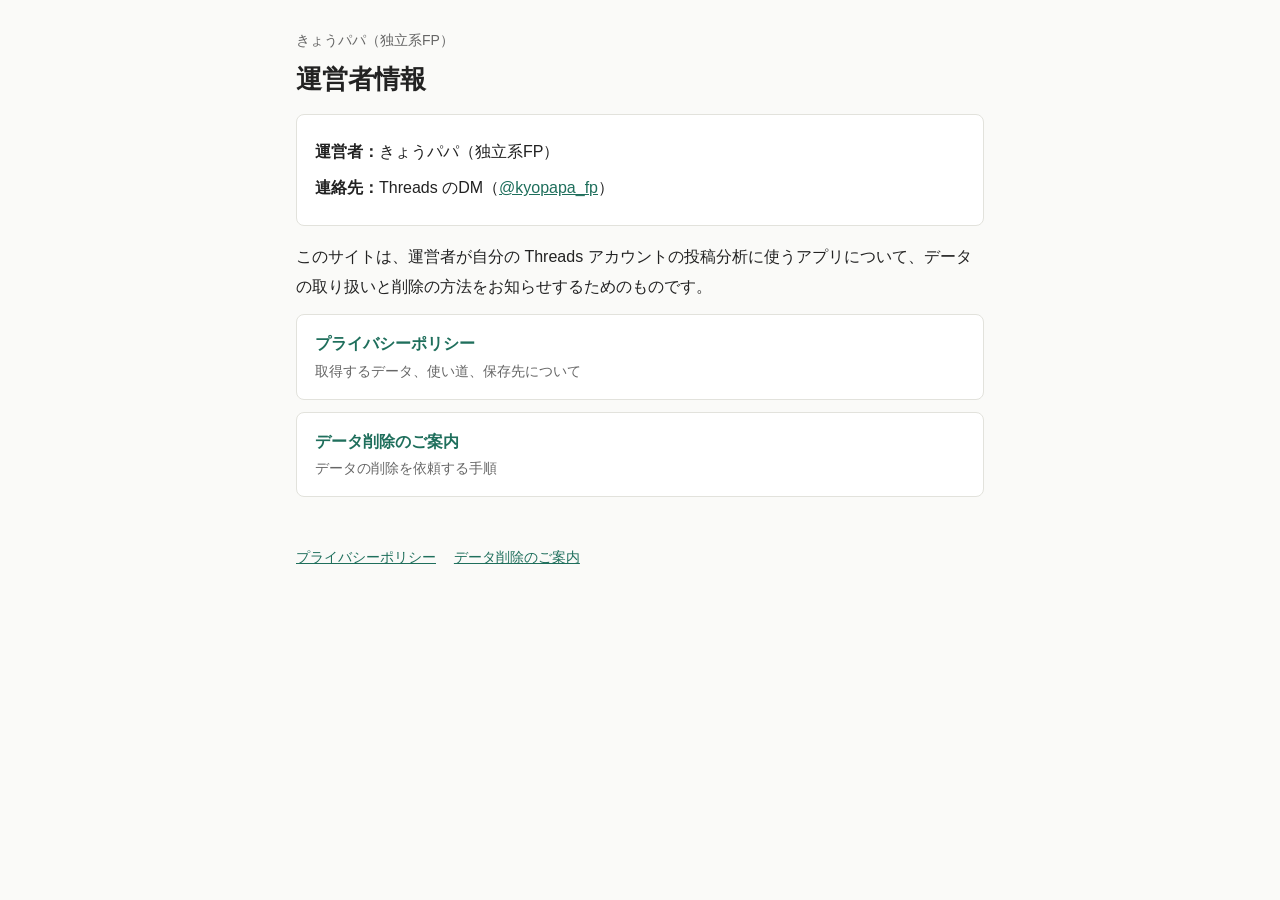
<file: index.html>
<!DOCTYPE html>
<html lang="ja">
<head>
  <meta charset="UTF-8">
  <meta name="viewport" content="width=device-width, initial-scale=1">
  <title>きょうパパ（独立系FP）</title>
  <meta name="description" content="きょうパパ（独立系FP）の運営者情報と、プライバシーポリシー・データ削除のご案内です。">
  <link rel="stylesheet" href="style.css">
</head>
<body>
  <header>
    <p class="site-name">きょうパパ（独立系FP）</p>
    <h1>運営者情報</h1>
  </header>

  <main>
    <div class="card">
      <p><strong>運営者：</strong>きょうパパ（独立系FP）</p>
      <p><strong>連絡先：</strong>Threads のDM（<a href="https://www.threads.com/@kyopapa_fp">@kyopapa_fp</a>）</p>
    </div>

    <p>このサイトは、運営者が自分の Threads アカウントの投稿分析に使うアプリについて、データの取り扱いと削除の方法をお知らせするためのものです。</p>

    <ul class="links">
      <li>
        <a href="privacy.html">プライバシーポリシー
          <small>取得するデータ、使い道、保存先について</small>
        </a>
      </li>
      <li>
        <a href="data-deletion.html">データ削除のご案内
          <small>データの削除を依頼する手順</small>
        </a>
      </li>
    </ul>
  </main>

  <footer>
    <a href="privacy.html">プライバシーポリシー</a>
    <a href="data-deletion.html">データ削除のご案内</a>
  </footer>
</body>
</html>
</file>
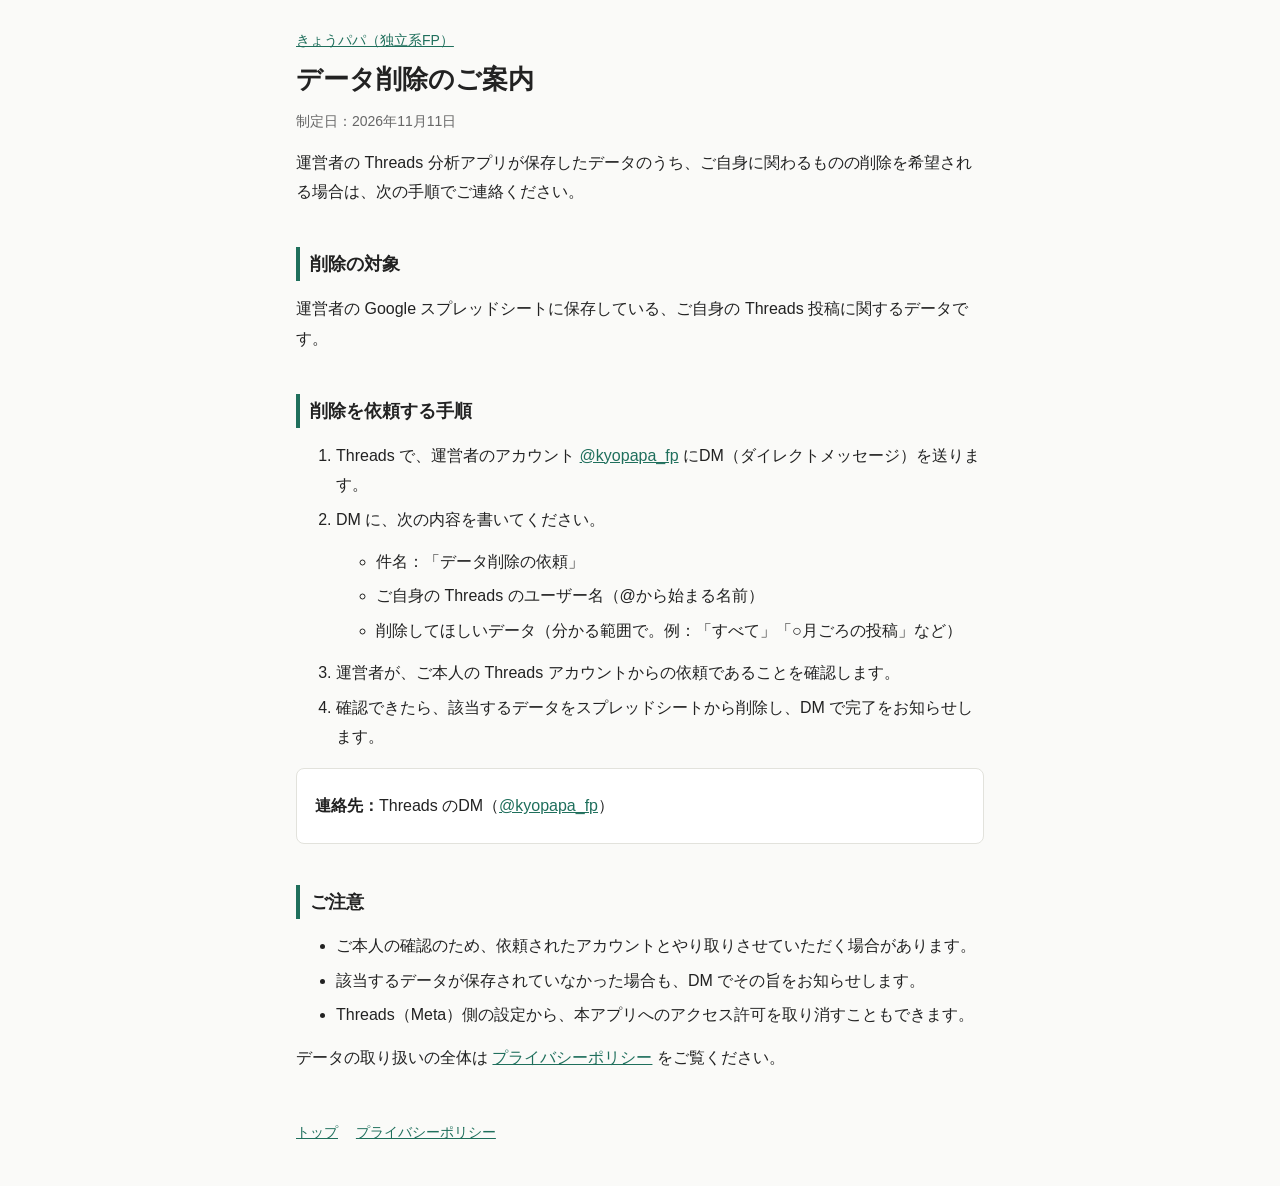
<file: data-deletion.html>
<!DOCTYPE html>
<html lang="ja">
<head>
  <meta charset="UTF-8">
  <meta name="viewport" content="width=device-width, initial-scale=1">
  <title>データ削除のご案内｜きょうパパ（独立系FP）</title>
  <meta name="description" content="きょうパパ（独立系FP）のアプリが保存したデータの削除を依頼する手順をご案内します。">
  <link rel="stylesheet" href="style.css">
</head>
<body>
  <header>
    <p class="site-name"><a href="index.html">きょうパパ（独立系FP）</a></p>
    <h1>データ削除のご案内</h1>
    <p class="meta">制定日：2026年11月11日</p>
  </header>

  <main>
    <p>運営者の Threads 分析アプリが保存したデータのうち、ご自身に関わるものの削除を希望される場合は、次の手順でご連絡ください。</p>

    <h2>削除の対象</h2>
    <p>運営者の Google スプレッドシートに保存している、ご自身の Threads 投稿に関するデータです。</p>

    <h2>削除を依頼する手順</h2>
    <ol>
      <li>Threads で、運営者のアカウント <a href="https://www.threads.com/@kyopapa_fp">@kyopapa_fp</a> にDM（ダイレクトメッセージ）を送ります。</li>
      <li>DM に、次の内容を書いてください。
        <ul>
          <li>件名：「データ削除の依頼」</li>
          <li>ご自身の Threads のユーザー名（@から始まる名前）</li>
          <li>削除してほしいデータ（分かる範囲で。例：「すべて」「○月ごろの投稿」など）</li>
        </ul>
      </li>
      <li>運営者が、ご本人の Threads アカウントからの依頼であることを確認します。</li>
      <li>確認できたら、該当するデータをスプレッドシートから削除し、DM で完了をお知らせします。</li>
    </ol>

    <div class="card">
      <p><strong>連絡先：</strong>Threads のDM（<a href="https://www.threads.com/@kyopapa_fp">@kyopapa_fp</a>）</p>
    </div>

    <h2>ご注意</h2>
    <ul>
      <li>ご本人の確認のため、依頼されたアカウントとやり取りさせていただく場合があります。</li>
      <li>該当するデータが保存されていなかった場合も、DM でその旨をお知らせします。</li>
      <li>Threads（Meta）側の設定から、本アプリへのアクセス許可を取り消すこともできます。</li>
    </ul>

    <p>データの取り扱いの全体は <a href="privacy.html">プライバシーポリシー</a> をご覧ください。</p>
  </main>

  <footer>
    <a href="index.html">トップ</a>
    <a href="privacy.html">プライバシーポリシー</a>
  </footer>
</body>
</html>
</file>
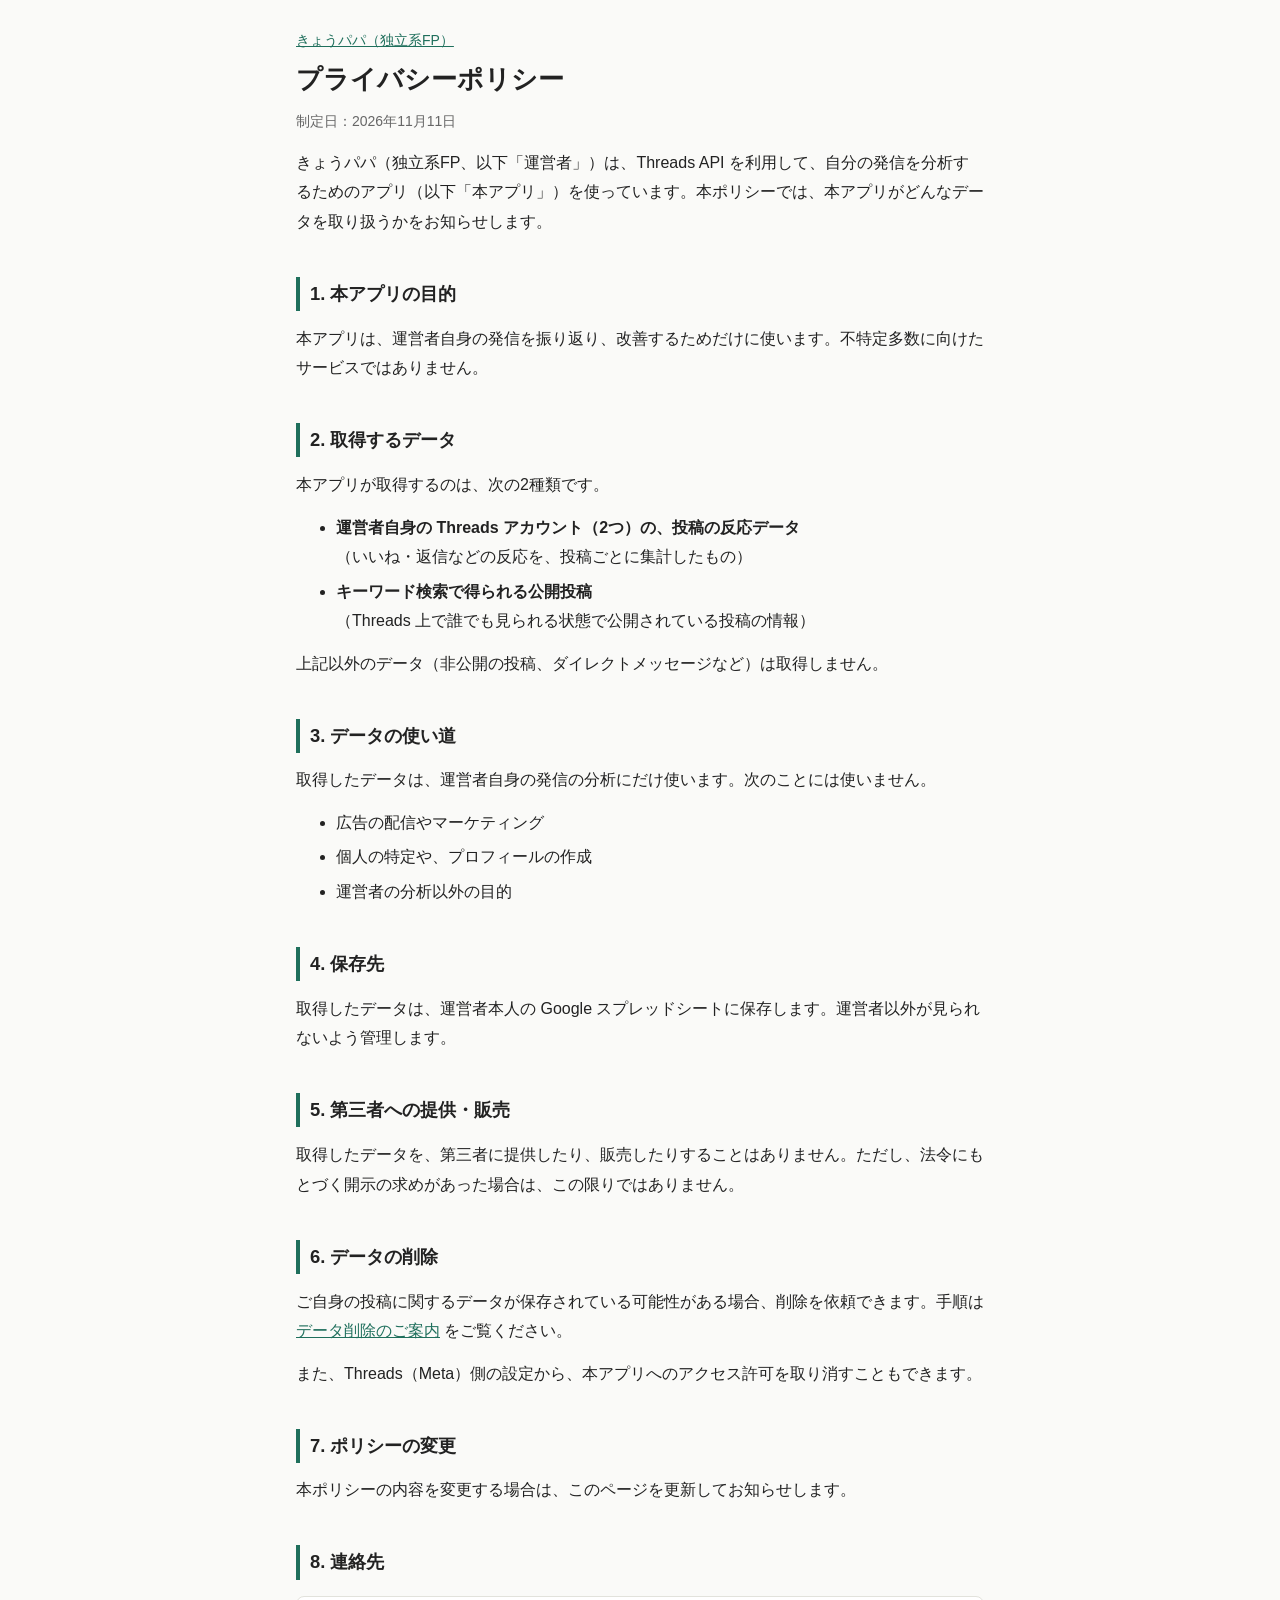
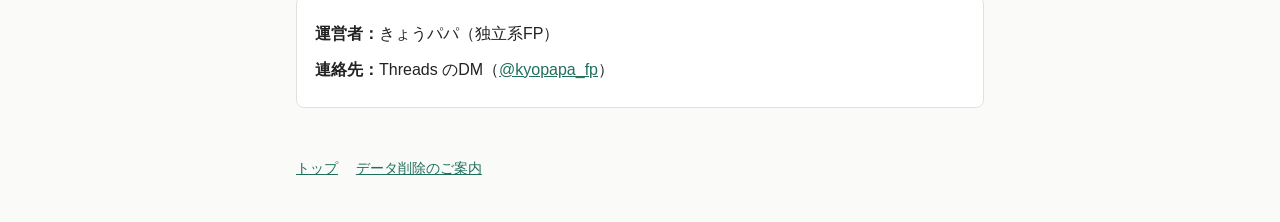
<file: privacy.html>
<!DOCTYPE html>
<html lang="ja">
<head>
  <meta charset="UTF-8">
  <meta name="viewport" content="width=device-width, initial-scale=1">
  <title>プライバシーポリシー｜きょうパパ（独立系FP）</title>
  <meta name="description" content="きょうパパ（独立系FP）が Threads API で取得するデータの種類、使い道、保存先、削除の方法についてのプライバシーポリシーです。">
  <link rel="stylesheet" href="style.css">
</head>
<body>
  <header>
    <p class="site-name"><a href="index.html">きょうパパ（独立系FP）</a></p>
    <h1>プライバシーポリシー</h1>
    <p class="meta">制定日：2026年11月11日</p>
  </header>

  <main>
    <p>きょうパパ（独立系FP、以下「運営者」）は、Threads API を利用して、自分の発信を分析するためのアプリ（以下「本アプリ」）を使っています。本ポリシーでは、本アプリがどんなデータを取り扱うかをお知らせします。</p>

    <h2>1. 本アプリの目的</h2>
    <p>本アプリは、運営者自身の発信を振り返り、改善するためだけに使います。不特定多数に向けたサービスではありません。</p>

    <h2>2. 取得するデータ</h2>
    <p>本アプリが取得するのは、次の2種類です。</p>
    <ul>
      <li><strong>運営者自身の Threads アカウント（2つ）の、投稿の反応データ</strong><br>
        （いいね・返信などの反応を、投稿ごとに集計したもの）</li>
      <li><strong>キーワード検索で得られる公開投稿</strong><br>
        （Threads 上で誰でも見られる状態で公開されている投稿の情報）</li>
    </ul>
    <p>上記以外のデータ（非公開の投稿、ダイレクトメッセージなど）は取得しません。</p>

    <h2>3. データの使い道</h2>
    <p>取得したデータは、運営者自身の発信の分析にだけ使います。次のことには使いません。</p>
    <ul>
      <li>広告の配信やマーケティング</li>
      <li>個人の特定や、プロフィールの作成</li>
      <li>運営者の分析以外の目的</li>
    </ul>

    <h2>4. 保存先</h2>
    <p>取得したデータは、運営者本人の Google スプレッドシートに保存します。運営者以外が見られないよう管理します。</p>

    <h2>5. 第三者への提供・販売</h2>
    <p>取得したデータを、第三者に提供したり、販売したりすることはありません。ただし、法令にもとづく開示の求めがあった場合は、この限りではありません。</p>

    <h2>6. データの削除</h2>
    <p>ご自身の投稿に関するデータが保存されている可能性がある場合、削除を依頼できます。手順は <a href="data-deletion.html">データ削除のご案内</a> をご覧ください。</p>
    <p>また、Threads（Meta）側の設定から、本アプリへのアクセス許可を取り消すこともできます。</p>

    <h2>7. ポリシーの変更</h2>
    <p>本ポリシーの内容を変更する場合は、このページを更新してお知らせします。</p>

    <h2>8. 連絡先</h2>
    <div class="card">
      <p><strong>運営者：</strong>きょうパパ（独立系FP）</p>
      <p><strong>連絡先：</strong>Threads のDM（<a href="https://www.threads.com/@kyopapa_fp">@kyopapa_fp</a>）</p>
    </div>
  </main>

  <footer>
    <a href="index.html">トップ</a>
    <a href="data-deletion.html">データ削除のご案内</a>
  </footer>
</body>
</html>
</file>
<file: style.css>
:root {
  --text: #222;
  --muted: #666;
  --bg: #fafaf8;
  --card: #fff;
  --line: #e2e2dc;
  --accent: #1f6f5c;
}

* { box-sizing: border-box; }

body {
  margin: 0;
  background: var(--bg);
  color: var(--text);
  font-family: "Hiragino Sans", "Yu Gothic UI", "Meiryo", sans-serif;
  font-size: 16px;
  line-height: 1.85;
}

header, main, footer {
  max-width: 720px;
  margin: 0 auto;
  padding: 0 16px;
}

header { padding-top: 28px; }

.site-name {
  font-size: 14px;
  color: var(--muted);
  margin: 0;
}

h1 {
  font-size: 1.6rem;
  line-height: 1.4;
  margin: 8px 0 4px;
}

h2 {
  font-size: 1.15rem;
  margin: 2.2em 0 0.6em;
  padding-left: 10px;
  border-left: 4px solid var(--accent);
}

p, ul, ol { margin: 0.8em 0; }
li { margin: 0.3em 0; }

a { color: var(--accent); }

.meta {
  font-size: 14px;
  color: var(--muted);
}

.card {
  background: var(--card);
  border: 1px solid var(--line);
  border-radius: 8px;
  padding: 16px 18px;
  margin: 16px 0;
}

.card p { margin: 0.4em 0; }

.links {
  list-style: none;
  padding: 0;
}

.links li { margin: 12px 0; }

.links a {
  display: block;
  background: var(--card);
  border: 1px solid var(--line);
  border-radius: 8px;
  padding: 14px 18px;
  text-decoration: none;
  font-weight: bold;
}

.links a small {
  display: block;
  font-weight: normal;
  color: var(--muted);
  font-size: 14px;
}

footer {
  margin-top: 48px;
  padding-bottom: 40px;
  font-size: 14px;
  color: var(--muted);
}

footer a { margin-right: 1em; }
</file>
